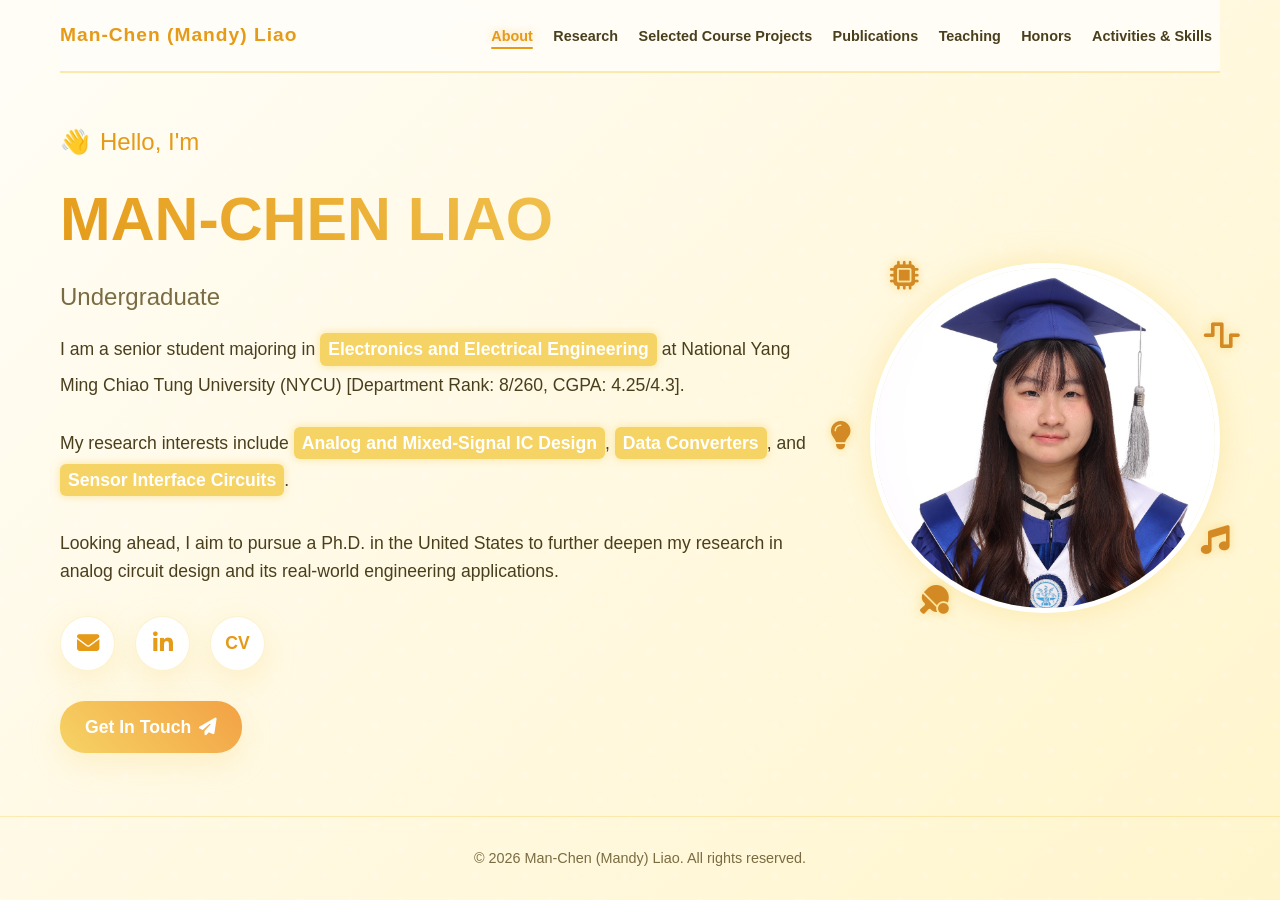
<file: index.html>
<!DOCTYPE html>
<html lang="en">
<head>
    <meta charset="UTF-8">
    <meta name="viewport" content="width=device-width, initial-scale=1.0">
    <title>About - MAN-CHEN (Mandy) LIAO</title>
    <link rel="stylesheet" href="style.css">
    <link rel="stylesheet" href="https://cdnjs.cloudflare.com/ajax/libs/font-awesome/6.5.2/css/all.min.css">

    <style>
        .profile-flip-card-front {
            border-radius: 50%;
            overflow: hidden;
        }

        .profile-pic-hero {
            width: 100%;
            height: 100%;
            object-fit: cover;
            object-position: center 41%;
            transform: scale(1.00);
        }
    </style>
</head>
<body>
    <div class="container">
        <header>
            <a href="index.html" style="font-weight: 700; color: var(--secondary-color); font-size: 1.2rem; letter-spacing: 1px; text-decoration: none;">Man-Chen (Mandy) Liao</a>

            <nav>
                <a href="index.html" class="active">About</a>
                <a href="research.html">Research</a>
                <a href="projects.html">Selected Course Projects</a>
                <a href="publications.html">Publications</a>
                <a href="teaching.html">Teaching</a>
                <a href="honors.html">Honors</a>
                <a href="activities-skills.html">Activities & Skills</a>
            </nav>
        </header>

        <section class="hero-section page-content">
            <div class="hero-text">
                <div class="hero-greeting">
                    <span>👋</span>
                    <span class="greeting-text">Hello, I'm</span>
                </div>

                <h1 class="hero-name">MAN-CHEN LIAO</h1>

                <div class="hero-roles" id="typewriter-roles"></div>
                
                <p class="hero-description">
                    I am a senior student majoring in
                    <span class="highlight">Electronics and Electrical Engineering</span>
                    at National Yang Ming Chiao Tung University (NYCU)
                    [Department Rank: 8/260, CGPA: 4.25/4.3].
                    <br><br>

                    My research interests include
                    <span class="highlight">Analog and Mixed-Signal IC Design</span>,
                    <span class="highlight">Data Converters</span>,
                    and
                    <span class="highlight">Sensor Interface Circuits</span>.
                    <br><br>

                    Looking ahead, I aim to pursue a Ph.D. in the United States to further deepen my research in analog circuit design and its real-world engineering applications.
                </p>

                <div class="social-icons" style="justify-content: flex-start; margin: 20px 0 30px;">
                    <a href="mailto:liaomandy.sc12@nycu.edu.tw" title="Email" class="social-icon">
                        <i class="fas fa-envelope"></i>
                    </a>

                    <a href="https://www.linkedin.com/in/man-chen-liao-3b11693ab"
                       target="_blank"
                       title="LinkedIn"
                       class="social-icon">
                        <i class="fab fa-linkedin-in"></i>
                    </a>

                    <a href="CV.pdf"
                       target="_blank"
                       title="Curriculum Vitae (PDF)"
                       class="social-icon"
                       style="font-size: 1.1rem; font-weight: 800;">
                        CV
                    </a>
                </div>

                <a href="mailto:liaomandy.sc12@nycu.edu.tw" class="cta-primary">
                    <span>Get In Touch</span>
                    <i class="fas fa-paper-plane"></i>
                </a>
            </div>

            <div class="hero-visual">
                <div class="profile-flip-card-inner">
                    <div class="profile-flip-card-front">
                        <img src="學士照.jpg"
                             alt="Man-Chen (Mandy) Liao"
                             class="profile-pic-hero">
                    </div>

                    <div class="profile-flip-card-back">
                        <div>Innovate & Create</div>
                    </div>
                </div>

                <div class="floating-elements">
                    <div class="floating-icon" style="--delay: 0s; --duration: 3s;">
                        <i class="fas fa-microchip"></i>
                    </div>

                    <div class="floating-icon" style="--delay: 1s; --duration: 4s;">
                        <i class="fas fa-wave-square"></i>
                    </div>

                    <div class="floating-icon" style="--delay: 2s; --duration: 3.5s;">
                        <i class="fas fa-table-tennis-paddle-ball"></i>
                    </div>

                    <div class="floating-icon" style="--delay: 0.5s; --duration: 4.5s;">
                        <i class="fas fa-music"></i>
                    </div>

                    <div class="floating-icon" style="--delay: 1.5s; --duration: 4s;">
                        <i class="fas fa-lightbulb"></i>
                    </div>
                </div>
            </div>
        </section>
    </div>

    <footer>
        <p>&copy; 2026 Man-Chen (Mandy) Liao. All rights reserved.</p>
    </footer>

    <script>
        const roles = [
            "Undergraduate Researcher",
            "Analog IC Designer",
            "Electrical Engineering Student"
        ];

        let roleIndex = 0;
        let charIndex = 0;
        let isDeleting = false;

        const typeWriterElement = document.getElementById('typewriter-roles');

        function typeWriter() {
            const currentRole = roles[roleIndex];

            if (isDeleting) {
                typeWriterElement.innerText = currentRole.substring(0, charIndex - 1);
                charIndex--;
            } else {
                typeWriterElement.innerText = currentRole.substring(0, charIndex + 1);
                charIndex++;
            }

            let typeSpeed = 80;

            if (isDeleting) {
                typeSpeed /= 2;
            }

            if (!isDeleting && charIndex === currentRole.length) {
                typeSpeed = 2000;
                isDeleting = true;
            } else if (isDeleting && charIndex === 0) {
                isDeleting = false;
                roleIndex = (roleIndex + 1) % roles.length;
                typeSpeed = 500;
            }

            setTimeout(typeWriter, typeSpeed);
        }

        window.onload = () => {
            typeWriter();
        };
    </script>
</body>
</html>
</file>
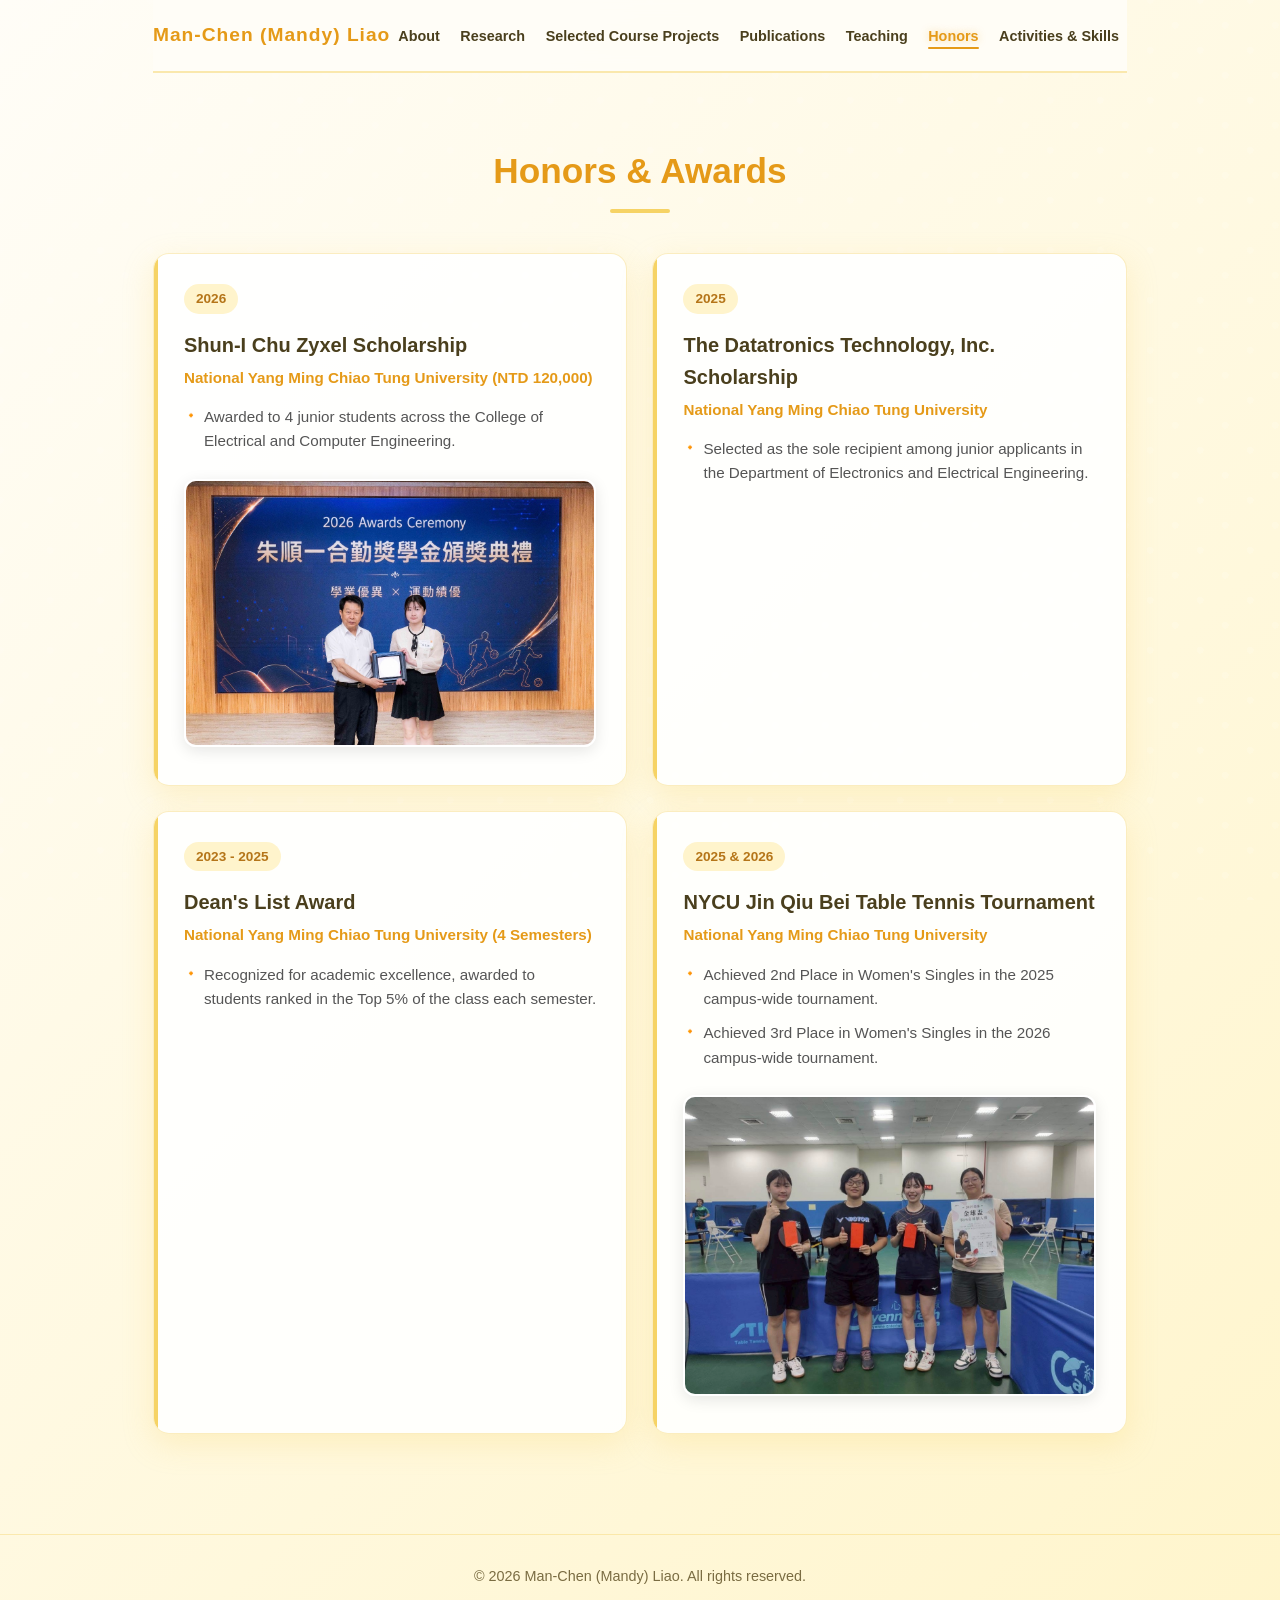
<file: honors.html>
<!DOCTYPE html>
<html lang="en">
<head>
    <meta charset="UTF-8">
    <meta name="viewport" content="width=device-width, initial-scale=1.0">
    <title>Honors - Man-Chen (Mandy) Liao</title>

    <link rel="stylesheet" href="style.css">
    <link rel="stylesheet" href="https://cdnjs.cloudflare.com/ajax/libs/font-awesome/6.5.2/css/all.min.css">

    <style>
        .award-img {
            width: 100%;
            max-width: 450px;
            height: auto;
            border-radius: 12px;
            margin-top: 15px;
            box-shadow: 0 4px 15px rgba(0,0,0,0.1);
            border: 2px solid #fff;
            transition: transform 0.3s ease;
        }

        .award-img:hover {
            transform: scale(1.02);
        }
    </style>
</head>

<body>

    <div class="container">

        <header>

            <a href="index.html"
               style="
                   font-weight: 700;
                   color: var(--secondary-color);
                   font-size: 1.2rem;
                   letter-spacing: 1px;
                   text-decoration: none;
               ">
                Man-Chen (Mandy) Liao
            </a>

            <nav>
                <a href="index.html">About</a>
                <a href="research.html">Research</a>
                <a href="projects.html">Selected Course Projects</a>
                <a href="publications.html">Publications</a>
                <a href="teaching.html">Teaching</a>
                <a href="honors.html" class="active">Honors</a>
                <a href="activities-skills.html">Activities & Skills</a>
            </nav>

        </header>


        <section class="page-content">

            <h2 class="section-title">
                Honors & Awards
            </h2>

            <div class="grid-section">


                <!-- Shun-I Chu Zyxel Scholarship -->

                <div class="experience-card">

                    <div class="date-badge">
                        2026
                    </div>

                    <h3>
                        Shun-I Chu Zyxel Scholarship
                    </h3>

                    <p class="subtitle">
                        National Yang Ming Chiao Tung University (NTD 120,000)
                    </p>

                    <ul class="custom-list">
                        <li>
                            Awarded to 4 junior students across the College of Electrical and Computer Engineering.
                        </li>
                    </ul>

                    <div style="text-align: center;">
                        <img
                            src="朱順一頒獎典禮照片.jpg"
                            alt="Shun-I Chu Zyxel Scholarship Award Ceremony"
                            class="award-img"
                        >
                    </div>

                </div>


                <!-- Datatronics Technology Scholarship -->

                <div class="experience-card">

                    <div class="date-badge">
                        2025
                    </div>

                    <h3>
                        The Datatronics Technology, Inc. Scholarship
                    </h3>

                    <p class="subtitle">
                        National Yang Ming Chiao Tung University
                    </p>

                    <ul class="custom-list">
                        <li>
                            Selected as the sole recipient among junior applicants in the Department of Electronics and Electrical Engineering.
                        </li>
                    </ul>

                </div>


                <!-- Dean's List Award -->

                <div class="experience-card">

                    <div class="date-badge">
                        2023 - 2025
                    </div>

                    <h3>
                        Dean's List Award
                    </h3>

                    <p class="subtitle">
                        National Yang Ming Chiao Tung University (4 Semesters)
                    </p>

                    <ul class="custom-list">
                        <li>
                            Recognized for academic excellence, awarded to students ranked in the Top 5% of the class each semester.
                        </li>
                    </ul>

                </div>


                <!-- NYCU Jin Qiu Bei Table Tennis Tournament -->

                <div class="experience-card">

                    <div class="date-badge">
                        2025 & 2026
                    </div>

                    <h3>
                        NYCU Jin Qiu Bei Table Tennis Tournament
                    </h3>

                    <p class="subtitle">
                        National Yang Ming Chiao Tung University
                    </p>

                    <ul class="custom-list">

                        <li>
                            Achieved 2nd Place in Women's Singles in the 2025 campus-wide tournament.
                        </li>

                        <li>
                            Achieved 3rd Place in Women's Singles in the 2026 campus-wide tournament.
                        </li>

                    </ul>

                    <div style="text-align: center;">
                        <img
                            src="金球杯照片.PNG"
                            alt="NYCU Jin Qiu Bei Table Tennis Tournament Award"
                            class="award-img"
                        >
                    </div>

                </div>


            </div>

        </section>

    </div>


    <footer>
        <p>
            &copy; 2026 Man-Chen (Mandy) Liao. All rights reserved.
        </p>
    </footer>

</body>
</html>
</file>
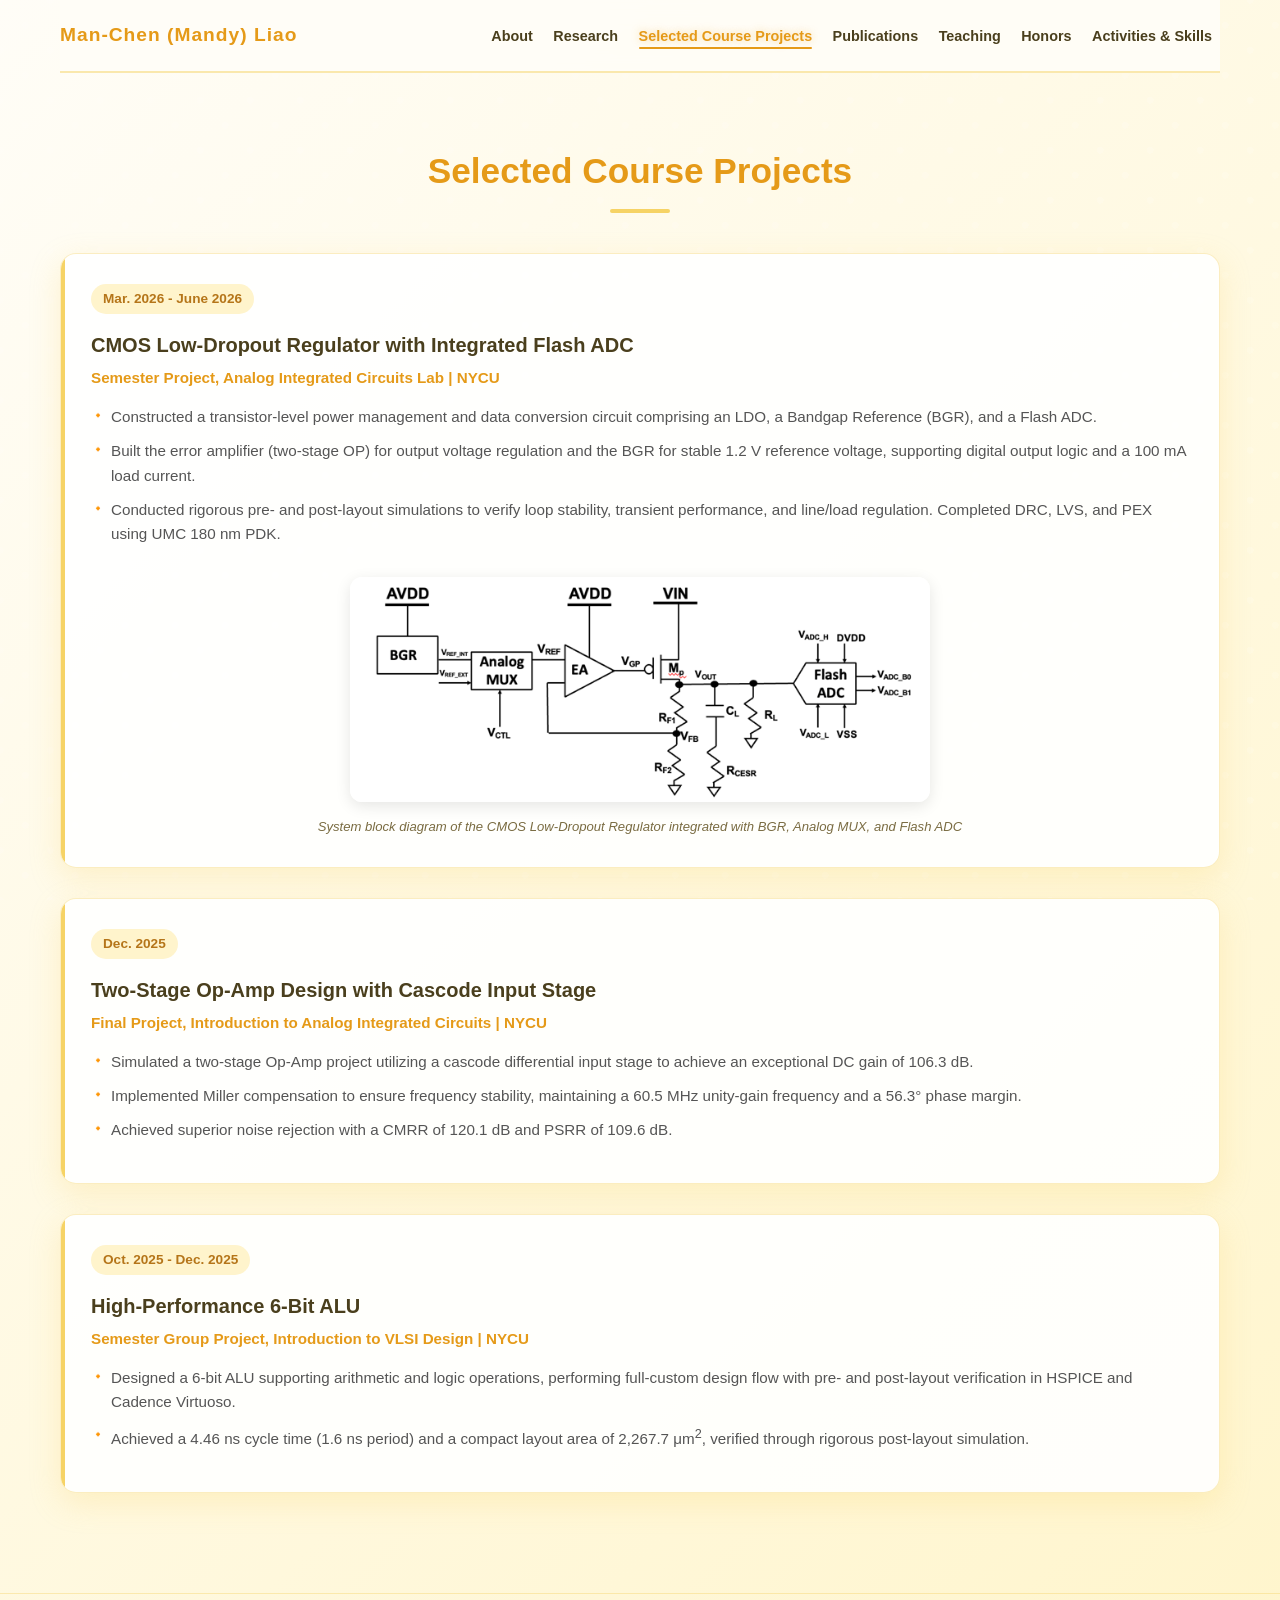
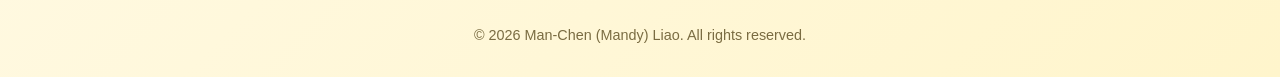
<file: projects.html>
<!DOCTYPE html>
<html lang="en">
<head>
    <meta charset="UTF-8">
    <meta name="viewport" content="width=device-width, initial-scale=1.0">
    <title>Selected Course Projects - Man-Chen (Mandy) Liao</title>
    <link rel="stylesheet" href="style.css">
    <link rel="stylesheet" href="https://cdnjs.cloudflare.com/ajax/libs/font-awesome/6.5.2/css/all.min.css">
    <style>
        /* 單欄上下垂直排列 */
        .single-column-grid {
            display: grid;
            grid-template-columns: 1fr;
            gap: 30px;
            margin-bottom: 50px;
        }

        .project-img-card {
            width: 100%;
            max-width: 580px;
            height: auto;
            border-radius: 12px;
            margin-top: 15px;
            box-shadow: 0 4px 15px rgba(0,0,0,0.1);
            border: 2px solid #fff;
            transition: transform 0.3s ease;
        }
        .project-img-card:hover {
            transform: scale(1.02);
        }
        .img-caption {
            font-size: 0.82rem;
            color: var(--text-light);
            margin-top: 6px;
            font-style: italic;
        }
    </style>
</head>
<body>
    <div class="container">
        <header>
            <a href="index.html" style="font-weight: 700; color: var(--secondary-color); font-size: 1.2rem; letter-spacing: 1px; text-decoration: none;">Man-Chen (Mandy) Liao</a>
              <nav>
                <a href="index.html">About</a>
                <a href="research.html">Research</a>
                <a href="projects.html" class="active">Selected Course Projects</a>
                <a href="publications.html">Publications</a>
                <a href="teaching.html">Teaching</a>
                <a href="honors.html">Honors</a>
                <a href="activities-skills.html">Activities & Skills</a>
            </nav>
        </header>

        <section class="page-content">
            <h2 class="section-title">Selected Course Projects</h2>
            <div class="single-column-grid">
                
                <!-- Project 1: LDO -->
                <div class="experience-card">
                    <div class="date-badge">Mar. 2026 - June 2026</div>
                    <h3>CMOS Low-Dropout Regulator with Integrated Flash ADC</h3>
                    <p class="subtitle">Semester Project, Analog Integrated Circuits Lab | NYCU</p>
                    <ul class="custom-list">
                        <li>Constructed a transistor-level power management and data conversion circuit comprising an LDO, a Bandgap Reference (BGR), and a Flash ADC.</li>
                        <li>Built the error amplifier (two-stage OP) for output voltage regulation and the BGR for stable 1.2 V reference voltage, supporting digital output logic and a 100 mA load current.</li>
                        <li>Conducted rigorous pre- and post-layout simulations to verify loop stability, transient performance, and line/load regulation. Completed DRC, LVS, and PEX using UMC 180 nm PDK.</li>
                    </ul>

                    <div style="text-align: center; margin-top: 15px;">
                        <img src="LDO.png" alt="System Block Diagram of CMOS LDO with Integrated Flash ADC" class="project-img-card">
                        <div class="img-caption">System block diagram of the CMOS Low-Dropout Regulator integrated with BGR, Analog MUX, and Flash ADC</div>
                    </div>
                </div>

                <!-- Project 2: Two-Stage Op-Amp -->
                <div class="experience-card">
                    <div class="date-badge">Dec. 2025</div>
                    <h3>Two-Stage Op-Amp Design with Cascode Input Stage</h3>
                    <p class="subtitle">Final Project, Introduction to Analog Integrated Circuits | NYCU</p>
                    <ul class="custom-list">
                        <li>Simulated a two-stage Op-Amp project utilizing a cascode differential input stage to achieve an exceptional DC gain of 106.3 dB.</li>
                        <li>Implemented Miller compensation to ensure frequency stability, maintaining a 60.5 MHz unity-gain frequency and a 56.3° phase margin.</li>
                        <li>Achieved superior noise rejection with a CMRR of 120.1 dB and PSRR of 109.6 dB.</li>
                    </ul>
                </div>

                <!-- Project 3: High-Performance 6-Bit ALU -->
                <div class="experience-card">
                    <div class="date-badge">Oct. 2025 - Dec. 2025</div>
                    <h3>High-Performance 6-Bit ALU</h3>
                    <p class="subtitle">Semester Group Project, Introduction to VLSI Design | NYCU</p>
                    <ul class="custom-list">
                        <li>Designed a 6-bit ALU supporting arithmetic and logic operations, performing full-custom design flow with pre- and post-layout verification in HSPICE and Cadence Virtuoso.</li>
                        <li>Achieved a 4.46 ns cycle time (1.6 ns period) and a compact layout area of 2,267.7 &mu;m<sup>2</sup>, verified through rigorous post-layout simulation.</li>
                    </ul>
                </div>

            </div>
        </section>
    </div>

    <footer>
        <p>&copy; 2026 Man-Chen (Mandy) Liao. All rights reserved.</p>
    </footer>
</body>
</html>
</file>
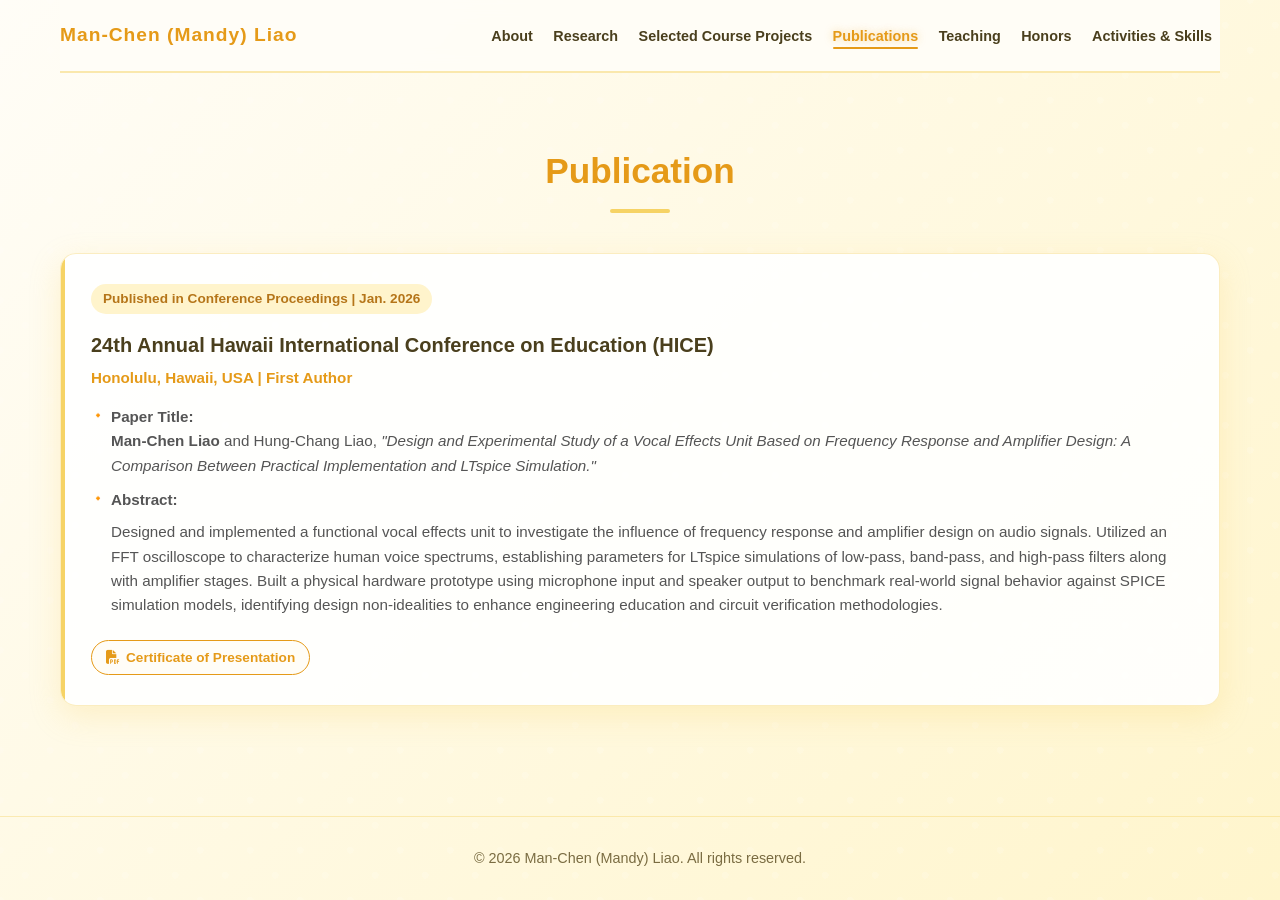
<file: publications.html>
<!DOCTYPE html>
<html lang="en">
<head>
    <meta charset="UTF-8">
    <meta name="viewport" content="width=device-width, initial-scale=1.0">
    <title>Publication - Man-Chen (Mandy) Liao</title>
    <link rel="stylesheet" href="style.css">
    <link rel="stylesheet" href="https://cdnjs.cloudflare.com/ajax/libs/font-awesome/6.5.2/css/all.min.css">
    <style>
        /* 強制改為單欄上下排列 */
        .single-column-grid {
            display: grid;
            grid-template-columns: 1fr;
            gap: 30px;
            margin-bottom: 50px;
        }

        .cert-link {
            display: inline-flex;
            align-items: center;
            gap: 6px;
            margin-top: 12px;
            padding: 6px 14px;
            background-color: #fffdf7;
            border: 1px solid var(--secondary-color);
            color: var(--secondary-color);
            border-radius: 20px;
            font-size: 0.85rem;
            font-weight: 600;
            text-decoration: none;
            transition: all 0.3s ease;
        }

        .cert-link:hover {
            background-color: var(--secondary-color);
            color: #fff;
            transform: translateY(-2px);
            box-shadow: 0 4px 10px rgba(229, 154, 24, 0.2);
        }
    </style>
</head>
<body>
    <div class="container">
        <header>
            <a href="index.html" style="font-weight: 700; color: var(--secondary-color); font-size: 1.2rem; letter-spacing: 1px; text-decoration: none;">Man-Chen (Mandy) Liao</a>

            <nav>
                <a href="index.html">About</a>
                <a href="research.html">Research</a>
                <a href="projects.html">Selected Course Projects</a>
                <a href="publications.html" class="active">Publications</a>
                <a href="teaching.html">Teaching</a>
                <a href="honors.html">Honors</a>
                <a href="activities-skills.html">Activities & Skills</a>
            </nav>
        </header>

        <section class="page-content">
            <h2 class="section-title">Publication</h2>

            <div class="single-column-grid">

                <div class="experience-card">
                    <div class="date-badge">Published in Conference Proceedings | Jan. 2026</div>

                    <h3>24th Annual Hawaii International Conference on Education (HICE)</h3>

                    <p class="subtitle">Honolulu, Hawaii, USA | First Author</p>

                    <ul class="custom-list">
                        <li>
                            <strong>Paper Title:</strong> <br>
                            <strong>Man-Chen Liao</strong> and Hung-Chang Liao,
                            <em>"Design and Experimental Study of a Vocal Effects Unit Based on Frequency Response and Amplifier Design: A Comparison Between Practical Implementation and LTspice Simulation."</em>
                        </li>

                        <li>
                            <strong>Abstract:</strong>

                            <p style="margin-top: 8px; color: #555; line-height: 1.6;">
                                Designed and implemented a functional vocal effects unit to investigate the influence of frequency response and amplifier design on audio signals. Utilized an FFT oscilloscope to characterize human voice spectrums, establishing parameters for LTspice simulations of low-pass, band-pass, and high-pass filters along with amplifier stages. Built a physical hardware prototype using microphone input and speaker output to benchmark real-world signal behavior against SPICE simulation models, identifying design non-idealities to enhance engineering education and circuit verification methodologies.
                            </p>
                        </li>
                    </ul>

                    <a href="Certificate-Mandy.pdf" target="_blank" class="cert-link">
                        <i class="fas fa-file-pdf"></i> Certificate of Presentation
                    </a>
                </div>

            </div>
        </section>
    </div>

    <footer>
        <p>&copy; 2026 Man-Chen (Mandy) Liao. All rights reserved.</p>
    </footer>
</body>
</html>
</file>
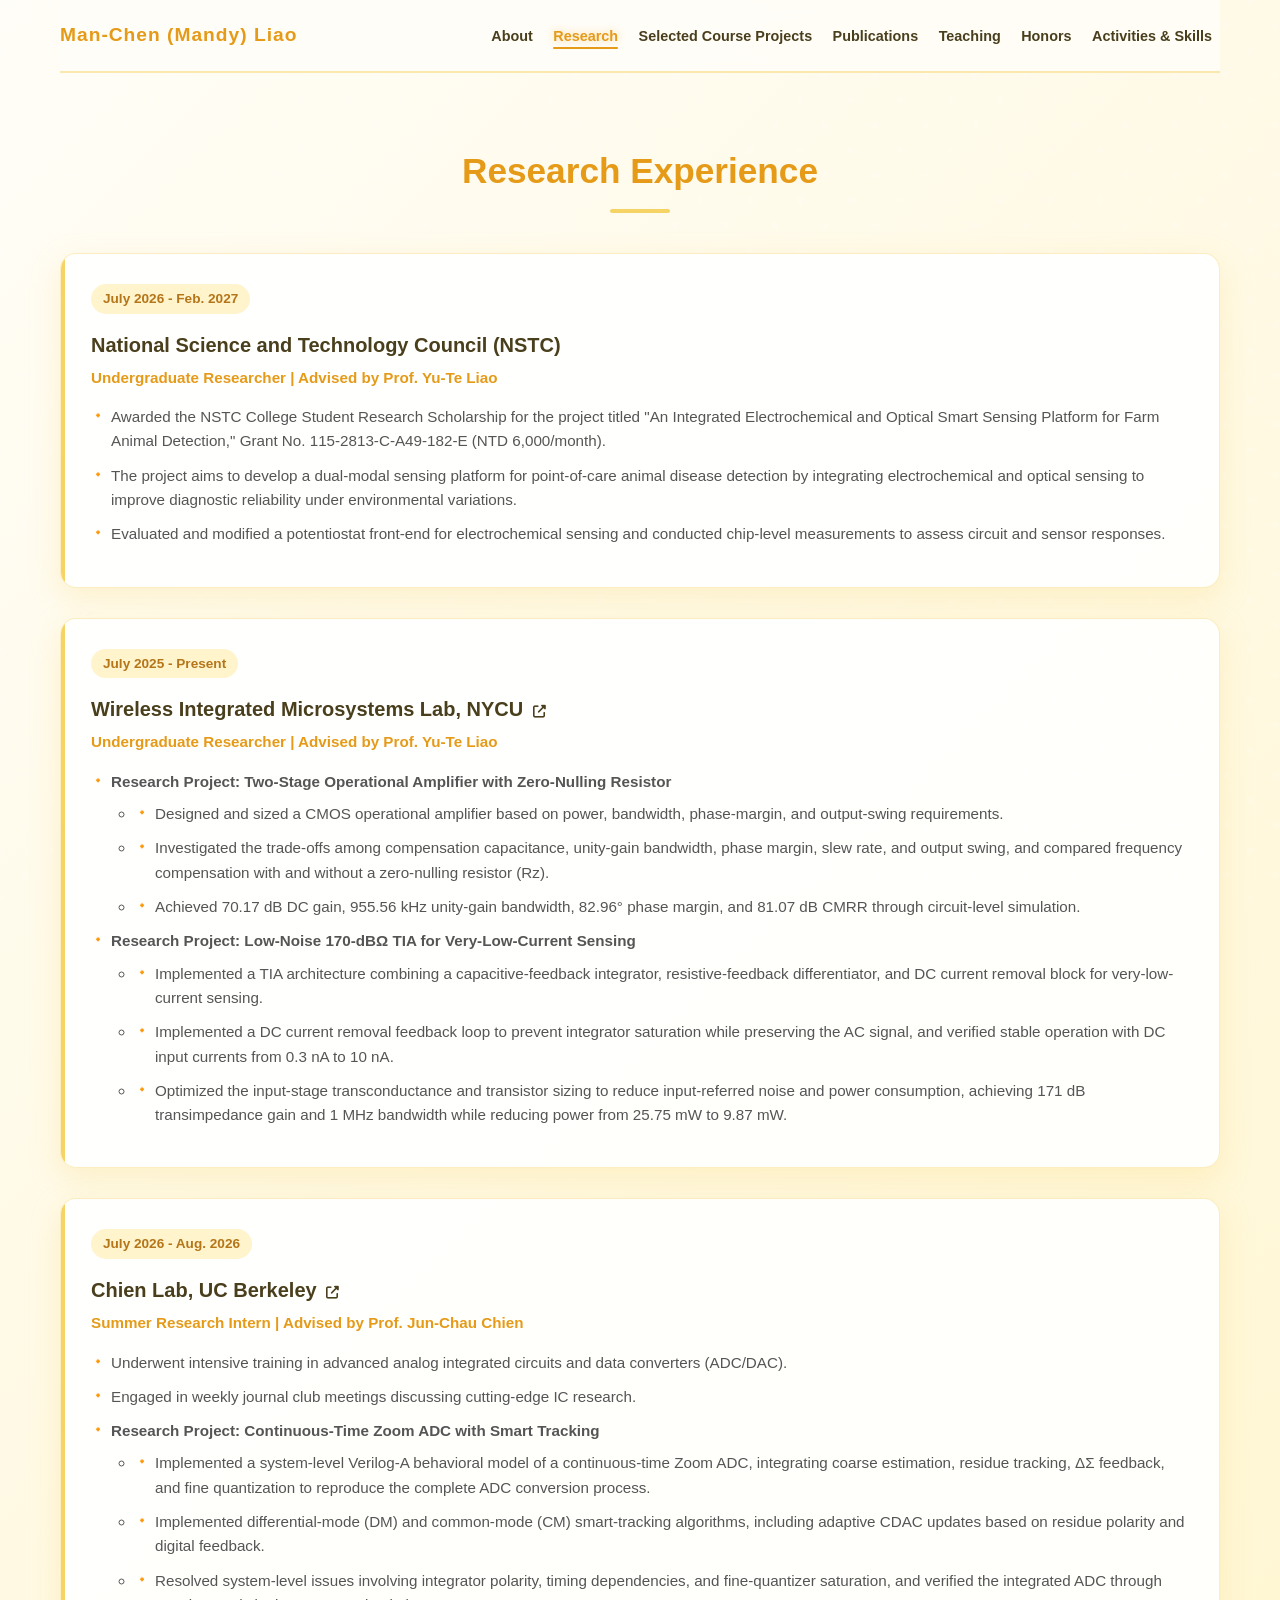
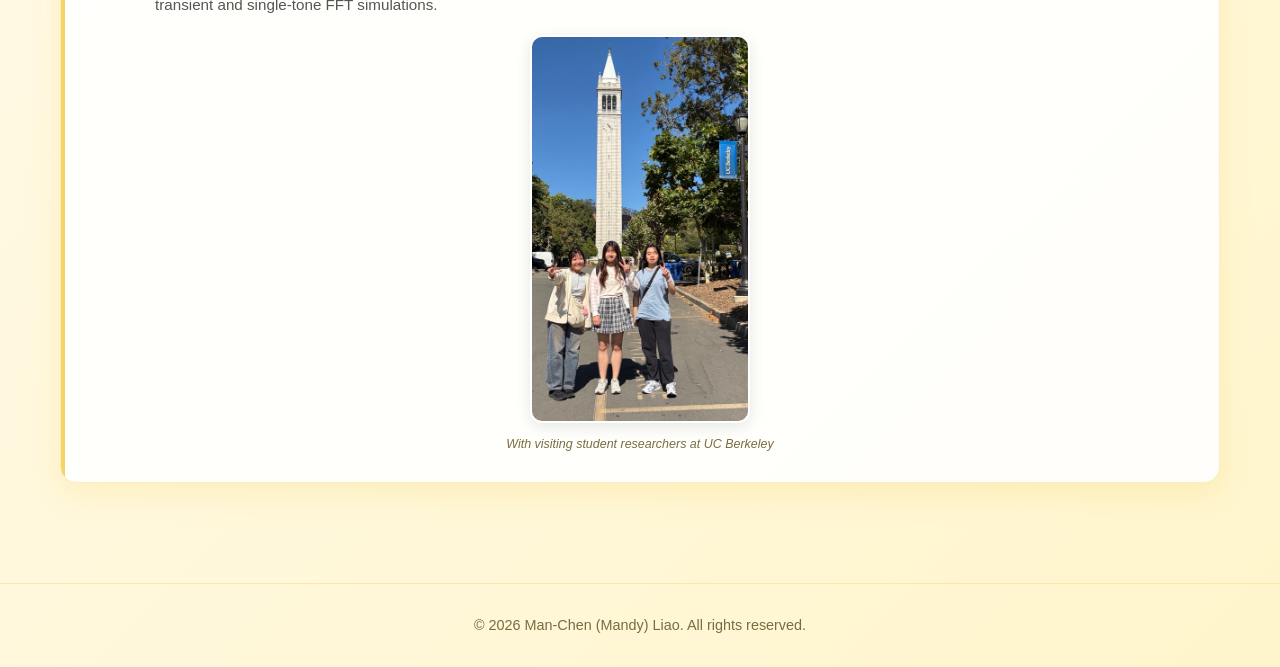
<file: research.html>
<!DOCTYPE html>

<html lang="en">

<head>

    <meta charset="UTF-8">

    <meta name="viewport" content="width=device-width, initial-scale=1.0">

    <title>Research - Man-Chen (Mandy) Liao</title>

    <link rel="stylesheet" href="style.css">

    <link rel="stylesheet" href="https://cdnjs.cloudflare.com/ajax/libs/font-awesome/6.5.2/css/all.min.css">

    <style>

        /* Single-column layout */

        .single-column-grid {

            display: grid;

            grid-template-columns: 1fr;

            gap: 30px;

            margin-bottom: 50px;

        }



        /* Lab title links */

        .card-title-link {

            color: inherit;

            text-decoration: none;

            transition: color 0.3s ease;

        }



        .card-title-link:hover {

            color: var(--secondary-color);

            text-decoration: underline;

        }



        /* Second-level bullets */

        .sub-list {

            margin-top: 8px;

            margin-bottom: 4px;

            padding-left: 24px;

        }



        .sub-list li {

            margin-bottom: 8px;

            line-height: 1.6;

        }



        .research-project-title {

            font-weight: 600;

        }



        /* Berkeley photo */

        .research-photo-container {

            text-align: center;

            margin-top: 18px;

        }



        .research-img {

            width: 100%;

            max-width: 220px;

            height: auto;

            border-radius: 12px;

            box-shadow: 0 4px 15px rgba(0,0,0,0.1);

            border: 2px solid #fff;

            transition: transform 0.3s ease;

        }



        .research-img:hover {

            transform: scale(1.02);

        }



        .img-caption {

            font-size: 0.78rem;

            color: var(--text-light);

            margin-top: 5px;

            font-style: italic;

            line-height: 1.3;

        }

    </style>

</head>





<body>

    <div class="container">

        <header>

            <a href="index.html"

               style="

                    font-weight: 700;

                    color: var(--secondary-color);

                    font-size: 1.2rem;

                    letter-spacing: 1px;

                    text-decoration: none;

               ">

                Man-Chen (Mandy) Liao

            </a>



            <nav>

                <a href="index.html">About</a>

                <a href="research.html" class="active">Research</a>

                <a href="projects.html">Selected Course Projects</a>

                <a href="publications.html">Publications</a>

                <a href="teaching.html">Teaching</a>

                <a href="honors.html">Honors</a>

                <a href="activities-skills.html">Activities & Skills</a>

            </nav>

        </header>





        <section class="page-content">

            <h2 class="section-title">

                Research Experience

            </h2>





            <div class="single-column-grid">





                <!-- 1. NSTC -->

                <div class="experience-card">

                    <div class="date-badge">

                        July 2026 - Feb. 2027

                    </div>



                    <h3>

                        National Science and Technology Council (NSTC)

                    </h3>



                    <p class="subtitle">

                        Undergraduate Researcher | Advised by Prof. Yu-Te Liao

                    </p>



                    <ul class="custom-list">

                        <li>

                            Awarded the NSTC College Student Research Scholarship for the project titled

                            "An Integrated Electrochemical and Optical Smart Sensing Platform for Farm

                            Animal Detection," Grant No. 115-2813-C-A49-182-E (NTD 6,000/month).

                        </li>



                        <li>

                            The project aims to develop a dual-modal sensing platform for point-of-care

                            animal disease detection by integrating electrochemical and optical sensing

                            to improve diagnostic reliability under environmental variations.

                        </li>



                        <li>

                            Evaluated and modified a potentiostat front-end for electrochemical sensing

                            and conducted chip-level measurements to assess circuit and sensor responses.

                        </li>

                    </ul>

                </div>





                <!-- 2. Wireless Integrated Microsystems Lab -->

                <div class="experience-card">

                    <div class="date-badge">

                        July 2025 - Present

                    </div>



                    <h3>

                        <a href="https://wiml.web.nycu.edu.tw/"

                           target="_blank"

                           class="card-title-link">

                            Wireless Integrated Microsystems Lab, NYCU

                            <i class="fas fa-external-link-alt"

                               style="font-size: 0.8rem; margin-left: 4px;">

                            </i>

                        </a>

                    </h3>



                    <p class="subtitle">

                        Undergraduate Researcher | Advised by Prof. Yu-Te Liao

                    </p>





                    <ul class="custom-list">





                        <!-- Two-Stage Op-Amp -->

                        <li>

                            <span class="research-project-title">

                                Research Project: Two-Stage Operational Amplifier with Zero-Nulling Resistor

                            </span>



                            <ul class="sub-list">

                                <li>

                                    Designed and sized a CMOS operational amplifier based on power,

                                    bandwidth, phase-margin, and output-swing requirements.

                                </li>



                                <li>

                                    Investigated the trade-offs among compensation capacitance,

                                    unity-gain bandwidth, phase margin, slew rate, and output swing,

                                    and compared frequency compensation with and without a

                                    zero-nulling resistor (Rz).

                                </li>



                                <li>

                                    Achieved 70.17 dB DC gain, 955.56 kHz unity-gain bandwidth,

                                    82.96° phase margin, and 81.07 dB CMRR through circuit-level

                                    simulation.

                                </li>

                            </ul>

                        </li>





                        <!-- TIA -->

                        <li>

                            <span class="research-project-title">

                                Research Project: Low-Noise 170-dB&Omega; TIA for Very-Low-Current Sensing

                            </span>



                            <ul class="sub-list">

                                <li>

                                    Implemented a TIA architecture combining a capacitive-feedback integrator,

                                    resistive-feedback differentiator, and DC current removal block for

                                    very-low-current sensing.

                                </li>



                                <li>

                                    Implemented a DC current removal feedback loop to prevent integrator

                                    saturation while preserving the AC signal, and verified stable operation

                                    with DC input currents from 0.3 nA to 10 nA.

                                </li>



                                <li>

                                    Optimized the input-stage transconductance and transistor sizing to reduce

                                    input-referred noise and power consumption, achieving 171 dB transimpedance

                                    gain and 1 MHz bandwidth while reducing power from 25.75 mW to 9.87 mW.

                                </li>

                            </ul>

                        </li>

                    </ul>

                </div>





                <!-- 3. Chien Lab -->

                <div class="experience-card">

                    <div class="date-badge">

                        July 2026 - Aug. 2026

                    </div>



                    <h3>

                        <a href="https://chienlab-bioic.github.io/"

                           target="_blank"

                           class="card-title-link">

                            Chien Lab, UC Berkeley

                            <i class="fas fa-external-link-alt"

                               style="font-size: 0.8rem; margin-left: 4px;">

                            </i>

                        </a>

                    </h3>



                    <p class="subtitle">

                        Summer Research Intern | Advised by Prof. Jun-Chau Chien

                    </p>



                    <ul class="custom-list">

                        <li>

                            Underwent intensive training in advanced analog integrated circuits and data converters (ADC/DAC).

                        </li>



                        <li>

                            Engaged in weekly journal club meetings discussing cutting-edge IC research.

                        </li>



                        <li>

                            <span class="research-project-title">

                                Research Project: Continuous-Time Zoom ADC with Smart Tracking

                            </span>



                            <ul class="sub-list">

                                <li>

                                    Implemented a system-level Verilog-A behavioral model of a continuous-time

                                    Zoom ADC, integrating coarse estimation, residue tracking, &Delta;&Sigma;

                                    feedback, and fine quantization to reproduce the complete ADC conversion process.

                                </li>



                                <li>

                                    Implemented differential-mode (DM) and common-mode (CM) smart-tracking

                                    algorithms, including adaptive CDAC updates based on residue polarity and

                                    digital feedback.

                                </li>



                                <li>

                                    Resolved system-level issues involving integrator polarity, timing dependencies,

                                    and fine-quantizer saturation, and verified the integrated ADC through transient

                                    and single-tone FFT simulations.

                                </li>

                            </ul>

                        </li>

                    </ul>





                    <!-- Berkeley Photo -->

                    <div class="research-photo-container">

                        <img

                            src="UCB_photo.JPG"

                            alt="Visiting Student Researchers at UC Berkeley"

                            class="research-img"

                        >



                        <div class="img-caption">

                            With visiting student researchers at UC Berkeley

                        </div>

                    </div>

                </div>





            </div>

        </section>

    </div>





    <footer>

        <p>

            &copy; 2026 Man-Chen (Mandy) Liao. All rights reserved.

        </p>

    </footer>





</body>

</html>
</file>
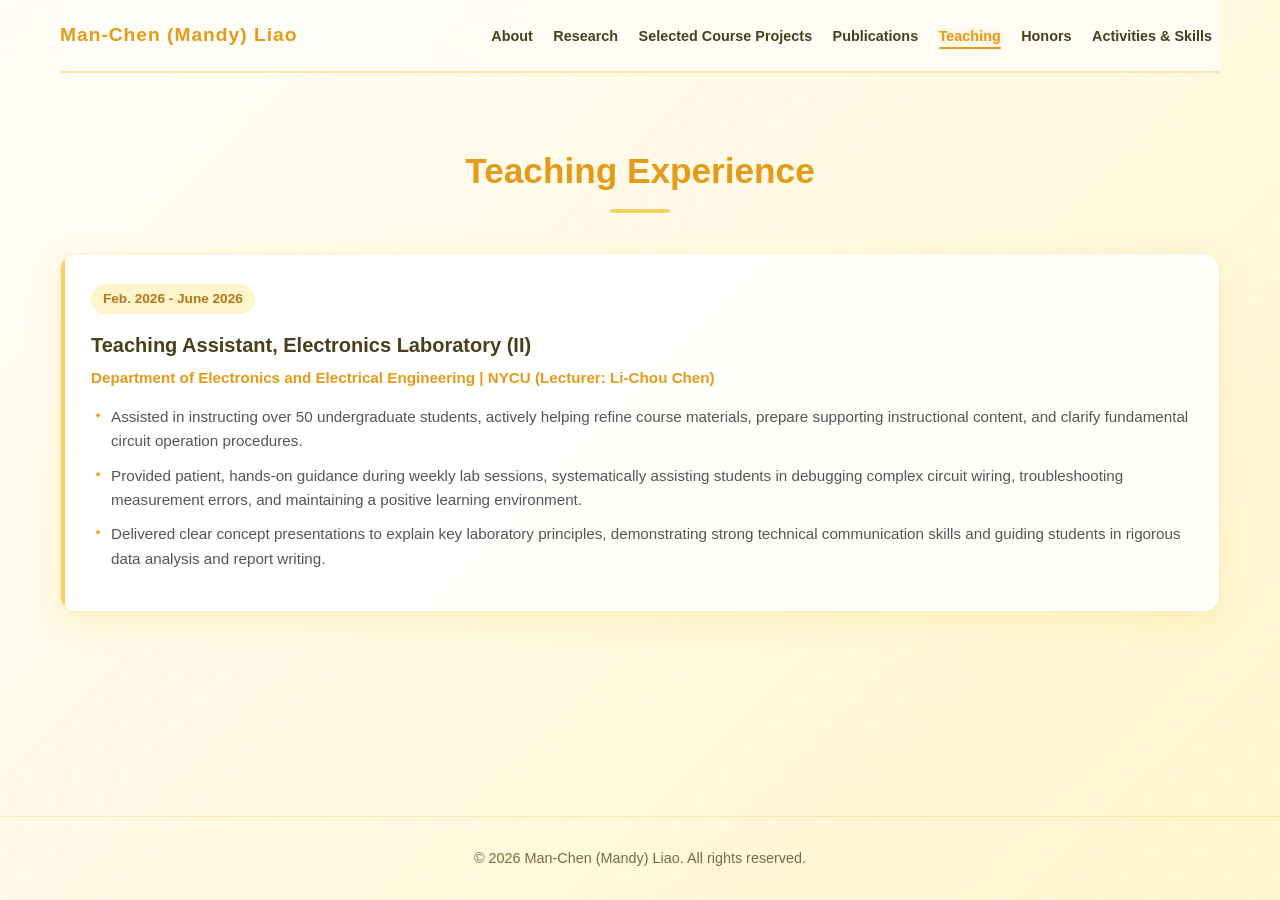
<file: teaching.html>
<!DOCTYPE html>
<html lang="en">
<head>
    <meta charset="UTF-8">
    <meta name="viewport" content="width=device-width, initial-scale=1.0">
    <title>Teaching Experience - Man-Chen (Mandy) Liao</title>
    <link rel="stylesheet" href="style.css">
    <link rel="stylesheet" href="https://cdnjs.cloudflare.com/ajax/libs/font-awesome/6.5.2/css/all.min.css">
</head>
<body>
    <div class="container">
        <header>
            <a href="index.html" style="font-weight: 700; color: var(--secondary-color); font-size: 1.2rem; letter-spacing: 1px; text-decoration: none;">Man-Chen (Mandy) Liao</a>
             <nav>
                <a href="index.html">About</a>
                <a href="research.html">Research</a>
                <a href="projects.html">Selected Course Projects</a>
                <a href="publications.html">Publications</a>
                <a href="teaching.html" class="active">Teaching</a>
                <a href="honors.html">Honors</a>
                <a href="activities-skills.html">Activities & Skills</a>
            </nav>
        </header>

        <section class="page-content">
            <h2 class="section-title">Teaching Experience</h2>
            <div class="grid-section">
                <div class="experience-card">
                    <div class="date-badge">Feb. 2026 - June 2026</div>
                    <h3>Teaching Assistant, Electronics Laboratory (II)</h3>
                    <p class="subtitle">Department of Electronics and Electrical Engineering | NYCU (Lecturer: Li-Chou Chen)</p>
                    <ul class="custom-list">
                        <li>Assisted in instructing over 50 undergraduate students, actively helping refine course materials, prepare supporting instructional content, and clarify fundamental circuit operation procedures.</li>
                        <li>Provided patient, hands-on guidance during weekly lab sessions, systematically assisting students in debugging complex circuit wiring, troubleshooting measurement errors, and maintaining a positive learning environment.</li>
                        <li>Delivered clear concept presentations to explain key laboratory principles, demonstrating strong technical communication skills and guiding students in rigorous data analysis and report writing.</li>
                    </ul>
                </div>
            </div>
        </section>
    </div>

    <footer>
        <p>&copy; 2026 Man-Chen (Mandy) Liao. All rights reserved.</p>
    </footer>
</body>
</html>
</file>
<file: style.css>
/* 柔和黃色夢幻主題 CSS - 專業多頁面版 */
:root {
    --bg-color: #fffdf7;
    --bg-gradient: linear-gradient(135deg, #fffdf7 0%, #fff5cc 100%);
    --primary-color: #f6d365;
    --secondary-color: #e59a18;
    --text-dark: #4a3f1d;
    --text-light: #7a6c42;
    --card-bg: rgba(255, 255, 255, 0.9);
    --shadow-soft: 0 10px 30px rgba(246, 211, 101, 0.25);
    --glow-color: rgba(229, 154, 24, 0.4);
}

* {
    margin: 0;
    padding: 0;
    box-sizing: border-box;
    font-family: 'Segoe UI', Tahoma, Geneva, Verdana, sans-serif;
}

body {
    background: var(--bg-gradient);
    color: var(--text-dark);
    line-height: 1.6;
    overflow-x: hidden;
    position: relative;
    min-height: 100vh;
    display: flex;
    flex-direction: column;
}

body::before {
    content: '';
    position: fixed;
    top: 0; left: 0; width: 100%; height: 100%;
    background-image: radial-gradient(circle, #fff 10%, transparent 10%), radial-gradient(circle, #fff 10%, transparent 10%);
    background-size: 50px 50px;
    background-position: 0 0, 25px 25px;
    opacity: 0.15;
    z-index: -1;
    animation: floatBackground 20s linear infinite;
}

@keyframes floatBackground {
    0% { background-position: 0 0, 25px 25px; }
    100% { background-position: 50px 50px, 75px 75px; }
}

.container {
    max-width: 1200px;
    margin: 0 auto;
    padding: 0 20px;
    flex: 1;
}

header {
    display: flex;
    justify-content: space-between;
    align-items: center;
    padding: 20px 0;
    position: sticky;
    top: 0;
    background: rgba(255, 253, 247, 0.95);
    backdrop-filter: blur(10px);
    z-index: 1000;
    border-bottom: 2px solid rgba(246, 211, 101, 0.5);
}

nav a {
    text-decoration: none;
    color: var(--text-dark);
    font-weight: 600;
    margin: 0 8px;
    font-size: 0.9rem;
    transition: 0.3s;
    position: relative;
}

nav a:hover, nav a.active {
    color: var(--secondary-color);
    text-shadow: 0 0 8px var(--glow-color);
}

nav a.active::after {
    content: '';
    position: absolute;
    bottom: -5px;
    left: 0;
    width: 100%;
    height: 2px;
    background: var(--secondary-color);
    border-radius: 2px;
}

.page-content {
    padding: 50px 0;
    animation: fadeIn 0.8s ease-out forwards;
}

@keyframes fadeIn {
    from { opacity: 0; transform: translateY(20px); }
    to { opacity: 1; transform: translateY(0); }
}

.section-title {
    text-align: center;
    font-size: 2.2rem;
    margin: 20px 0 40px;
    color: var(--secondary-color);
    font-weight: 700;
}

.section-title::after {
    content: '';
    display: block;
    width: 60px;
    height: 4px;
    background: var(--primary-color);
    margin: 10px auto 0;
    border-radius: 2px;
}

.grid-section {
    display: grid;
    grid-template-columns: repeat(auto-fit, minmax(320px, 1fr));
    gap: 25px;
    margin-bottom: 50px;
}

.experience-card {
    background: var(--card-bg);
    padding: 30px;
    border-radius: 16px;
    box-shadow: var(--shadow-soft);
    border: 1px solid rgba(246, 211, 101, 0.4);
    transition: 0.3s;
    position: relative;
    overflow: hidden;
    height: 100%;
}

.experience-card::before {
    content: '';
    position: absolute;
    top: 0; left: 0;
    width: 4px; height: 100%;
    background: var(--primary-color);
    transition: 0.3s;
}

.experience-card:hover {
    transform: translateY(-5px);
    box-shadow: 0 15px 30px rgba(229, 154, 24, 0.15);
}

.experience-card:hover::before { width: 8px; }

.experience-card h3 {
    color: var(--text-dark);
    margin-bottom: 5px;
    font-size: 1.25rem;
}

.experience-card p.subtitle {
    color: var(--secondary-color);
    font-weight: 600;
    margin-bottom: 15px;
    font-size: 0.95rem;
}

.experience-card .date-badge {
    display: inline-block;
    background: #fff4cc;
    color: #b57519;
    padding: 4px 12px;
    border-radius: 20px;
    font-size: 0.85rem;
    margin-bottom: 15px;
    font-weight: bold;
}

ul.custom-list {
    list-style: none;
    padding-left: 0;
}

ul.custom-list li {
    position: relative;
    padding-left: 20px;
    margin-bottom: 10px;
    font-size: 0.95rem;
    color: #555;
}

ul.custom-list li::before {
    content: '🔸';
    position: absolute;
    left: 0;
    top: 2px;
    font-size: 0.7rem;
    color: var(--primary-color);
}

.highlight {
    background-color: var(--primary-color);
    color: #fff;
    padding: 2px 8px;
    border-radius: 6px;
    font-weight: 600;
    box-shadow: 0 0 8px rgba(246, 211, 101, 0.6);
    display: inline-block;
    margin-bottom: 5px;
}

.hero-section {
    display: flex;
    align-items: center;
    justify-content: space-between;
    min-height: 75vh;
}

.hero-text { flex: 1; padding-right: 50px; }
.hero-greeting { font-size: 1.5rem; color: var(--secondary-color); margin-bottom: 10px; display: flex; align-items: center; gap: 10px; }
.hero-name { font-size: 3.8rem; font-weight: 900; background: -webkit-linear-gradient(45deg, #e59a18, #f6d365); -webkit-background-clip: text; -webkit-text-fill-color: transparent; margin-bottom: 10px; }
.hero-roles { font-size: 1.5rem; color: var(--text-light); margin-bottom: 20px; font-weight: 500; height: 35px;}
.hero-description { font-size: 1.1rem; margin-bottom: 30px; }

.cta-primary {
    padding: 12px 25px; border: none; border-radius: 25px; font-size: 1.1rem; cursor: pointer; transition: 0.3s; font-weight: bold;
    background: linear-gradient(45deg, #f6d365, #f3a144); color: white; box-shadow: var(--shadow-soft); text-decoration: none; display: inline-flex; align-items: center; gap: 8px;
}
.cta-primary:hover { transform: translateY(-3px) scale(1.02); box-shadow: 0 10px 20px var(--glow-color); color: white;}

.hero-visual { position: relative; width: 350px; height: 350px; perspective: 1000px; }
.profile-flip-card-inner { position: relative; width: 100%; height: 100%; text-align: center; transition: transform 0.8s cubic-bezier(0.4, 0.2, 0.2, 1); transform-style: preserve-3d; border-radius: 50%; box-shadow: 0 0 30px rgba(246, 211, 101, 0.4); animation: floating 4s ease-in-out infinite; }
.hero-visual:hover .profile-flip-card-inner { transform: rotateY(180deg); }
.profile-flip-card-front, .profile-flip-card-back { position: absolute; width: 100%; height: 100%; backface-visibility: hidden; border-radius: 50%; overflow: hidden; border: 5px solid #fff; }
.profile-flip-card-back { transform: rotateY(180deg); background: linear-gradient(135deg, #f6d365, #e59a18); display: flex; align-items: center; justify-content: center; color: white; font-size: 1.5rem; font-weight: bold; padding: 20px; }
.profile-pic-hero { width: 100%; height: 100%; object-fit: cover; background-color: #f0e6d2; }

@keyframes floating { 0% { transform: translateY(0px); } 50% { transform: translateY(-15px); } 100% { transform: translateY(0px); } }

.floating-elements { position: absolute; width: 100%; height: 100%; top: 0; left: 0; pointer-events: none; }
.floating-icon { position: absolute; font-size: 1.8rem; animation: float-icon var(--duration) ease-in-out infinite; animation-delay: var(--delay); filter: drop-shadow(0 0 5px rgba(246, 211, 101, 0.8)); color: #d48a24; }
.floating-icon:nth-child(1) { top: -10px; left: 20px; } .floating-icon:nth-child(2) { top: 50px; right: -20px; } .floating-icon:nth-child(3) { bottom: -10px; left: 50px; } .floating-icon:nth-child(4) { bottom: 50px; right: -10px; } .floating-icon:nth-child(5) { top: 150px; left: -40px; }

@keyframes float-icon { 0% { transform: translateY(0) rotate(0deg); opacity: 0.8;} 50% { transform: translateY(-15px) rotate(5deg); opacity: 1;} 100% { transform: translateY(0) rotate(0deg); opacity: 0.8;} }

footer { text-align: center; padding: 30px 20px; color: var(--text-light); border-top: 1px solid rgba(246, 211, 101, 0.4); margin-top: auto; font-size: 0.9rem; width: 100%; }
.social-icons { display: flex; justify-content: center; gap: 20px; margin: 30px 0; }
.social-icon { width: 55px; height: 55px; background: white; border-radius: 50%; display: flex; align-items: center; justify-content: center; font-size: 1.4rem; color: var(--secondary-color); text-decoration: none; box-shadow: var(--shadow-soft); transition: 0.3s; border: 1px solid rgba(246, 211, 101, 0.3); font-weight: bold; }
.social-icon:hover { background: var(--secondary-color); color: white; transform: translateY(-5px); }

/* ===================================================
   📱 Responsive Web Design (RWD) 響應式手機/平板適應樣式
   =================================================== */

/* 平板與小型電腦螢幕 (寬度 <= 992px) */
@media (max-width: 992px) {
    .hero-section {
        flex-direction: column-reverse;
        justify-content: center;
        text-align: center;
        padding-top: 30px;
        min-height: auto;
    }

    .hero-text {
        padding-right: 0;
        margin-top: 35px;
    }

    .hero-greeting {
        justify-content: center;
    }

    .hero-name {
        font-size: 3rem;
    }

    .hero-visual {
        width: 280px;
        height: 280px;
    }
}

/* 手機與小型裝置 (寬度 <= 768px) */
@media (max-width: 768px) {
    .container {
        padding: 0 15px;
    }

    /* 頂部導覽列變為垂直置中排版 */
    header {
        flex-direction: column;
        gap: 12px;
        padding: 15px 0;
    }

    nav {
        display: flex;
        flex-wrap: wrap;
        justify-content: center;
        gap: 8px 12px;
    }

    nav a {
        margin: 0;
        font-size: 0.85rem;
    }

    /* 頁面內容間距調小 */
    .page-content {
        padding: 30px 0;
    }

    .section-title {
        font-size: 1.8rem;
        margin: 10px 0 25px;
    }

    /* 卡片區塊切換為單欄，避免被擠壓 */
    .grid-section {
        grid-template-columns: 1fr;
        gap: 20px;
    }

    .experience-card {
        padding: 20px;
    }

    /* 圖片寬度自動適應螢幕 */
    .activity-img-card,
    .project-img-card {
        width: 100% !important;
        max-width: 100% !important;
        height: auto !important;
    }

    /* 畫廊圖片自動縮放 */
    .activity-gallery-grid {
        grid-template-columns: repeat(auto-fit, minmax(110px, 1fr)) !important;
    }
}

/* 超窄螢幕手機 (寬度 <= 480px) */
@media (max-width: 480px) {
    .hero-name {
        font-size: 2.2rem;
    }

    .hero-roles {
        font-size: 1.2rem;
    }

    .hero-visual {
        width: 220px;
        height: 220px;
    }

    .social-icon {
        width: 45px;
        height: 45px;
        font-size: 1.2rem;
    }
}
</file>
